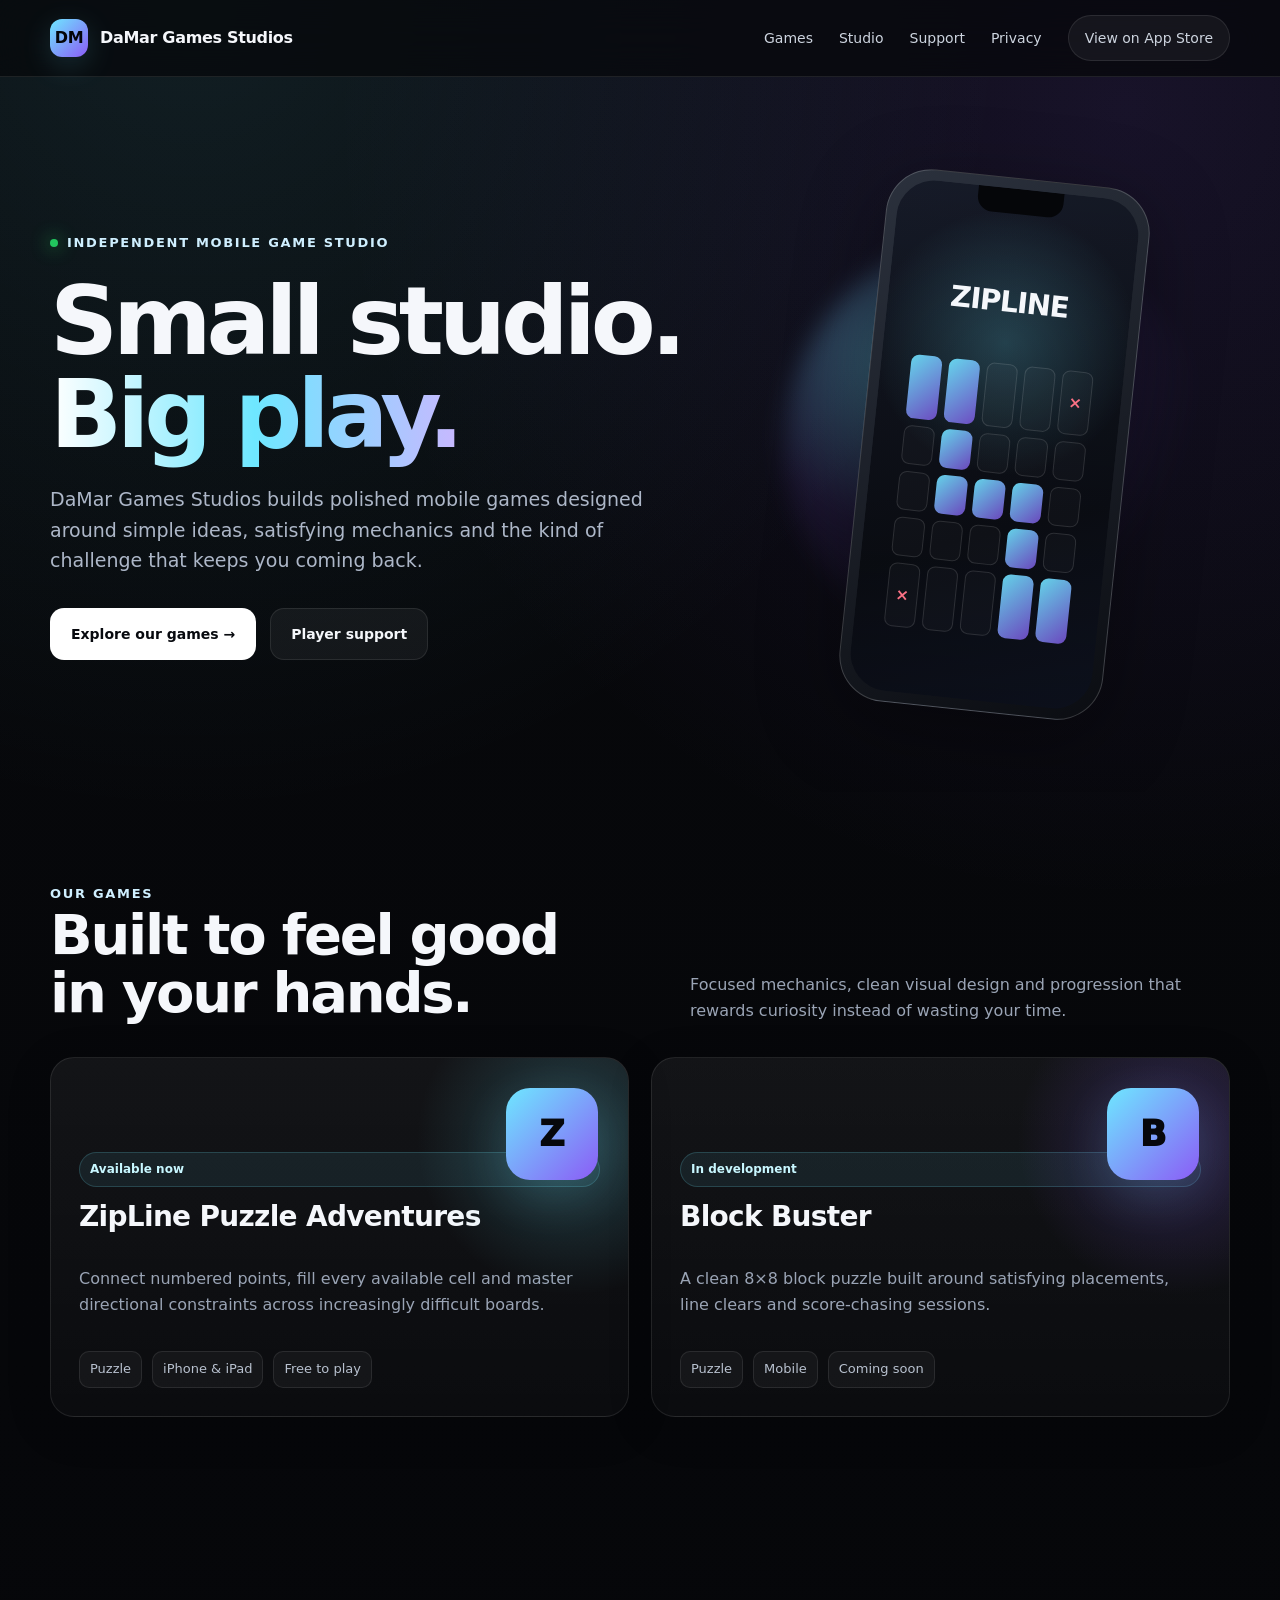
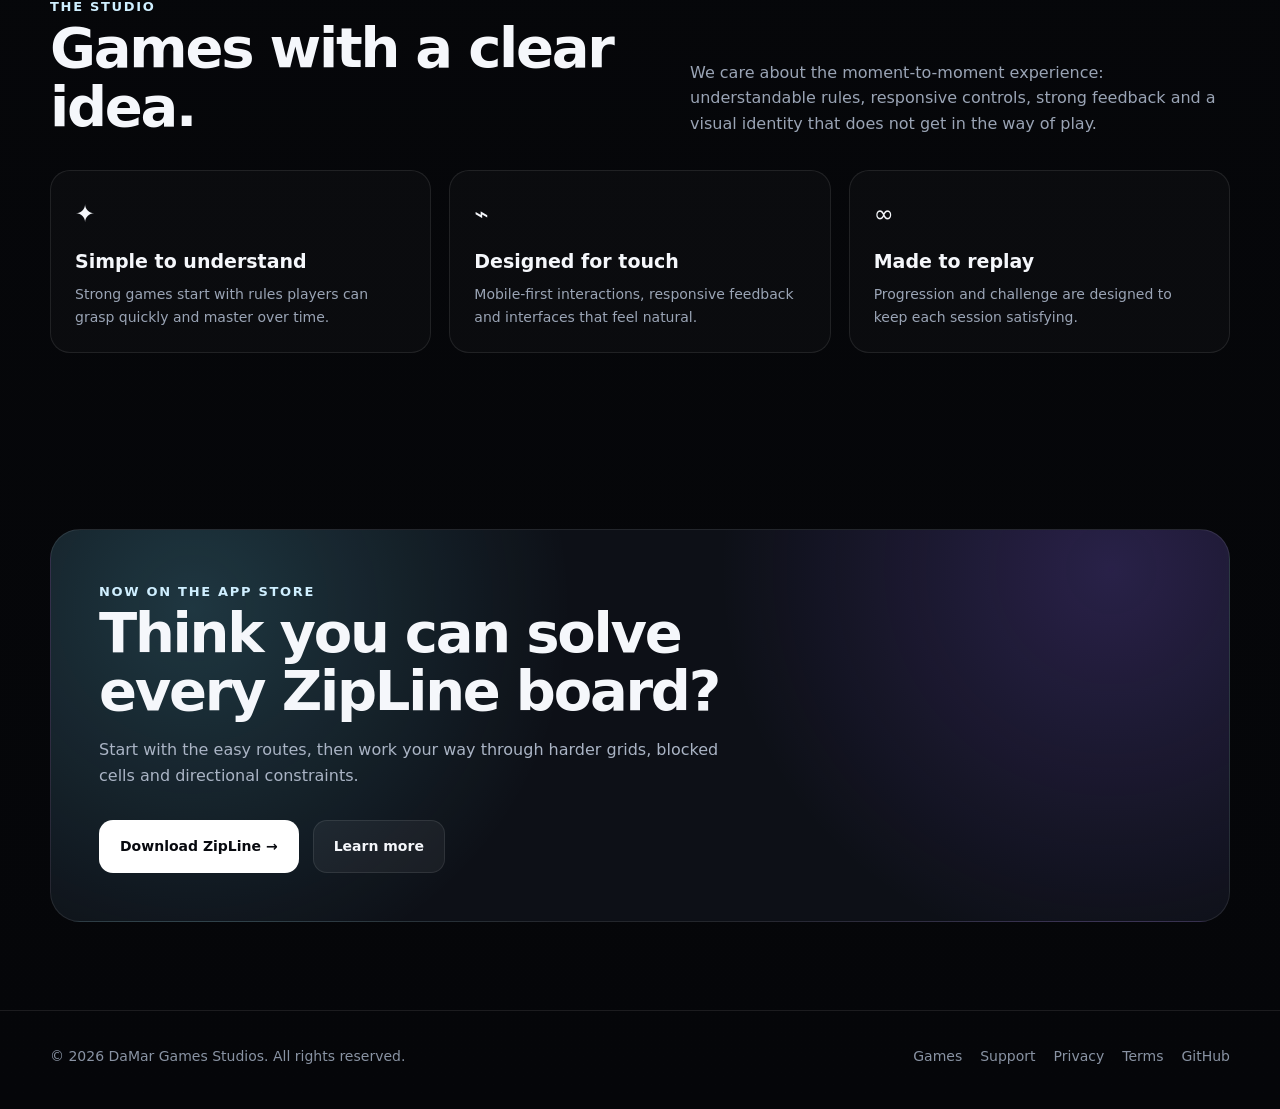
<file: index.html>
<!doctype html>
<html lang="en">
<head>
<meta charset="utf-8"><meta name="viewport" content="width=device-width,initial-scale=1">
<title>DaMar Games Studios — Mobile Games & Puzzle Experiences</title>
<meta name="description" content="DaMar Games Studios creates polished mobile games and puzzle experiences. Discover ZipLine Puzzle Adventures and upcoming releases.">
<meta property="og:title" content="DaMar Games Studios">
<meta property="og:description" content="Independent mobile game studio creating clever, polished experiences.">
<meta property="og:type" content="website">
<meta property="og:url" content="https://damargamesstudios.github.io/">
<meta name="theme-color" content="#06070a">
<link rel="icon" href="assets/img/favicon.svg" type="image/svg+xml">
<link rel="stylesheet" href="assets/css/styles.css">
</head>
<body>

<header class="nav">
  <div class="container nav-inner">
    <a class="brand" href="index.html" aria-label="DaMar Games Studios home">
      <span class="brand-mark">DM</span><span>DaMar Games Studios</span>
    </a>
    <nav class="nav-links">
      <a href="index.html#games">Games</a>
      <a href="index.html#studio">Studio</a>
      <a href="support/index.html">Support</a>
      <a href="privacy/index.html">Privacy</a>
      <a class="nav-cta" href="https://apps.apple.com/bg/app/zipline-puzzle-adventures/id6794302285">View on App Store</a>
    </nav>
    <button class="menu-btn" aria-label="Open menu">Menu</button>
  </div>
</header>
<main>
<section class="hero">
  <div class="container hero-grid">
    <div>
      <div class="eyebrow"><span class="dot"></span> Independent mobile game studio</div>
      <h1>Small studio.<br><span class="gradient-text">Big play.</span></h1>
      <p>DaMar Games Studios builds polished mobile games designed around simple ideas, satisfying mechanics and the kind of challenge that keeps you coming back.</p>
      <div class="actions">
        <a class="btn btn-primary" href="#games">Explore our games →</a>
        <a class="btn btn-secondary" href="support/index.html">Player support</a>
      </div>
    </div>
    <div class="hero-art" aria-label="ZipLine Puzzle Adventures game mockup">
      <div class="orb"></div>
      <div class="device">
        <div class="device-screen">
          <div class="notch"></div>
          <div class="game-word">ZIPLINE</div>
          <div class="puzzle">
            <div class="cell hot"></div><div class="cell hot"></div><div class="cell"></div><div class="cell"></div><div class="cell x">×</div>
            <div class="cell"></div><div class="cell hot"></div><div class="cell"></div><div class="cell"></div><div class="cell"></div>
            <div class="cell"></div><div class="cell hot"></div><div class="cell hot"></div><div class="cell hot"></div><div class="cell"></div>
            <div class="cell"></div><div class="cell"></div><div class="cell"></div><div class="cell hot"></div><div class="cell"></div>
            <div class="cell x">×</div><div class="cell"></div><div class="cell"></div><div class="cell hot"></div><div class="cell hot"></div>
          </div>
        </div>
      </div>
    </div>
  </div>
</section>

<section class="section" id="games">
  <div class="container">
    <div class="section-head">
      <div><div class="eyebrow">Our games</div><h2>Built to feel good<br>in your hands.</h2></div>
      <p>Focused mechanics, clean visual design and progression that rewards curiosity instead of wasting your time.</p>
    </div>
    <div class="cards">
      <a class="card game-card" href="games/zipline/index.html">
        <div class="game-icon">Z</div>
        <span class="badge">Available now</span>
        <h3>ZipLine Puzzle Adventures</h3>
        <p>Connect numbered points, fill every available cell and master directional constraints across increasingly difficult boards.</p>
        <div class="meta"><span>Puzzle</span><span>iPhone & iPad</span><span>Free to play</span></div>
      </a>
      <a class="card game-card purple" href="games/block-buster/index.html">
        <div class="game-icon">B</div>
        <span class="badge">In development</span>
        <h3>Block Buster</h3>
        <p>A clean 8×8 block puzzle built around satisfying placements, line clears and score-chasing sessions.</p>
        <div class="meta"><span>Puzzle</span><span>Mobile</span><span>Coming soon</span></div>
      </a>
    </div>
  </div>
</section>

<section class="section" id="studio">
  <div class="container">
    <div class="section-head">
      <div><div class="eyebrow">The studio</div><h2>Games with a clear idea.</h2></div>
      <p>We care about the moment-to-moment experience: understandable rules, responsive controls, strong feedback and a visual identity that does not get in the way of play.</p>
    </div>
    <div class="feature-grid">
      <div class="feature"><div class="feature-icon">✦</div><h3>Simple to understand</h3><p>Strong games start with rules players can grasp quickly and master over time.</p></div>
      <div class="feature"><div class="feature-icon">⌁</div><h3>Designed for touch</h3><p>Mobile-first interactions, responsive feedback and interfaces that feel natural.</p></div>
      <div class="feature"><div class="feature-icon">∞</div><h3>Made to replay</h3><p>Progression and challenge are designed to keep each session satisfying.</p></div>
    </div>
  </div>
</section>

<section class="section">
  <div class="container">
    <div class="cta">
      <div class="eyebrow">Now on the App Store</div>
      <h2>Think you can solve every ZipLine board?</h2>
      <p style="color:#aab4c5;max-width:650px">Start with the easy routes, then work your way through harder grids, blocked cells and directional constraints.</p>
      <div class="actions">
        <a class="btn btn-primary" href="https://apps.apple.com/bg/app/zipline-puzzle-adventures/id6794302285">Download ZipLine →</a>
        <a class="btn btn-secondary" href="games/zipline/index.html">Learn more</a>
      </div>
    </div>
  </div>
</section>
</main>

<footer class="footer">
  <div class="container footer-inner">
    <div>© <span data-year></span> DaMar Games Studios. All rights reserved.</div>
    <div class="footer-links">
      <a href="games/index.html">Games</a>
      <a href="support/index.html">Support</a>
      <a href="privacy/index.html">Privacy</a>
      <a href="terms/index.html">Terms</a>
      <a href="https://github.com/damargamesstudios">GitHub</a>
    </div>
  </div>
</footer>
<script src="assets/js/main.js"></script>

</body></html>
</file>
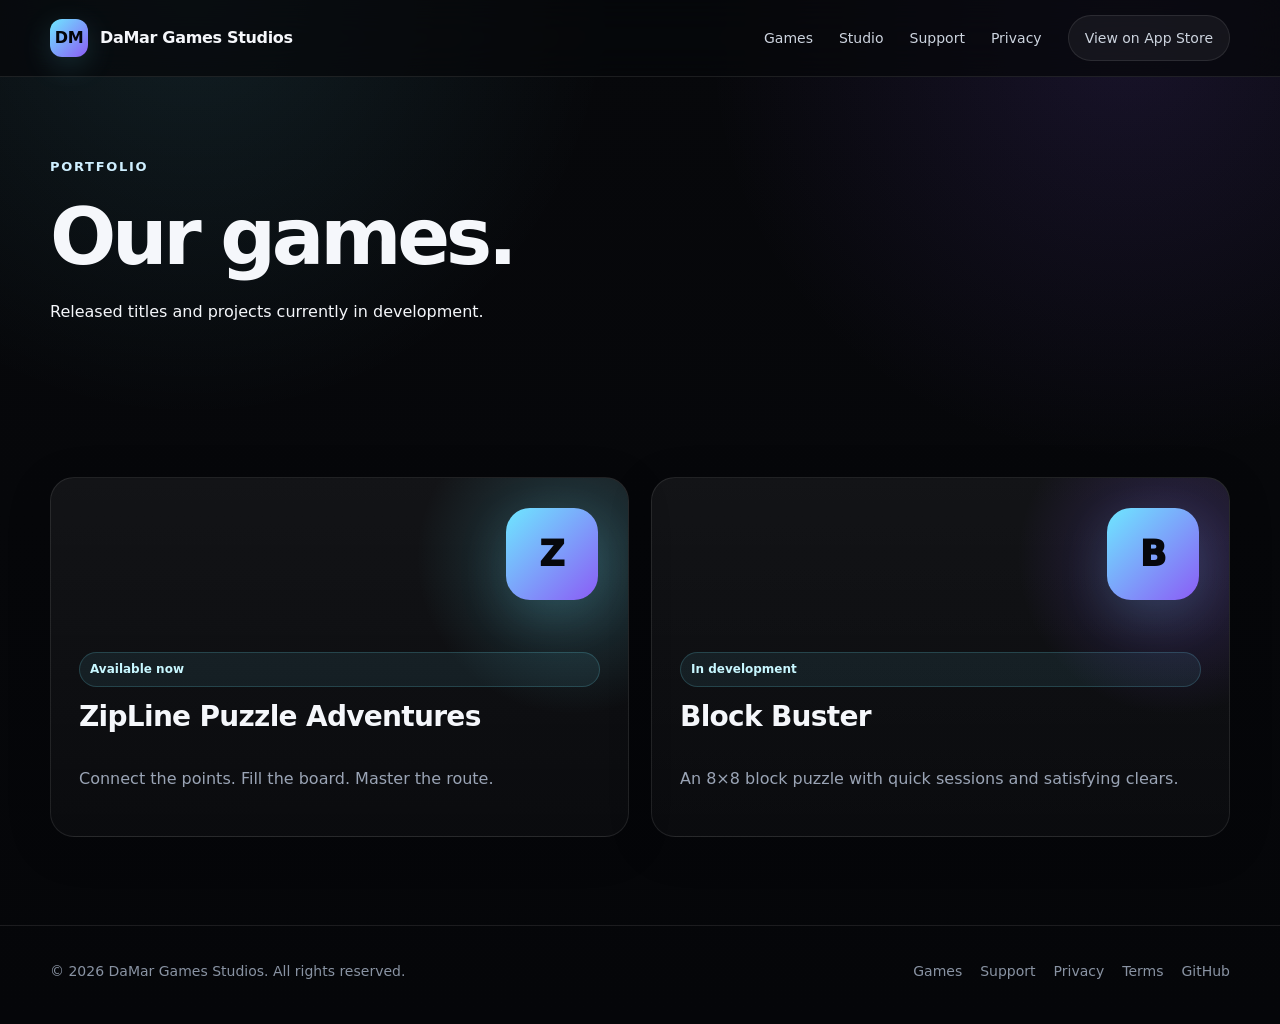
<file: games/index.html>
<!doctype html><html lang="en"><head>
<meta charset="utf-8"><meta name="viewport" content="width=device-width,initial-scale=1">
<title>Games — DaMar Games Studios</title><meta name="description" content="Explore games from DaMar Games Studios.">
<link rel="icon" href="../assets/img/favicon.svg" type="image/svg+xml"><link rel="stylesheet" href="../assets/css/styles.css">
</head><body>
<header class="nav">
  <div class="container nav-inner">
    <a class="brand" href="../index.html" aria-label="DaMar Games Studios home">
      <span class="brand-mark">DM</span><span>DaMar Games Studios</span>
    </a>
    <nav class="nav-links">
      <a href="../index.html#games">Games</a>
      <a href="../index.html#studio">Studio</a>
      <a href="../support/index.html">Support</a>
      <a href="../privacy/index.html">Privacy</a>
      <a class="nav-cta" href="https://apps.apple.com/bg/app/zipline-puzzle-adventures/id6794302285">View on App Store</a>
    </nav>
    <button class="menu-btn" aria-label="Open menu">Menu</button>
  </div>
</header>
<main><section class="page-hero"><div class="container"><div class="eyebrow">Portfolio</div><h1>Our games.</h1><p>Released titles and projects currently in development.</p></div></section>
<section class="section"><div class="container"><div class="cards">
<a class="card game-card" href="zipline/index.html"><div class="game-icon">Z</div><span class="badge">Available now</span><h3>ZipLine Puzzle Adventures</h3><p>Connect the points. Fill the board. Master the route.</p></a>
<a class="card game-card purple" href="block-buster/index.html"><div class="game-icon">B</div><span class="badge">In development</span><h3>Block Buster</h3><p>An 8×8 block puzzle with quick sessions and satisfying clears.</p></a>
</div></div></section></main>
<footer class="footer">
  <div class="container footer-inner">
    <div>© <span data-year></span> DaMar Games Studios. All rights reserved.</div>
    <div class="footer-links">
      <a href="../games/index.html">Games</a>
      <a href="../support/index.html">Support</a>
      <a href="../privacy/index.html">Privacy</a>
      <a href="../terms/index.html">Terms</a>
      <a href="https://github.com/damargamesstudios">GitHub</a>
    </div>
  </div>
</footer>
<script src="../assets/js/main.js"></script>
</body></html>
</file>
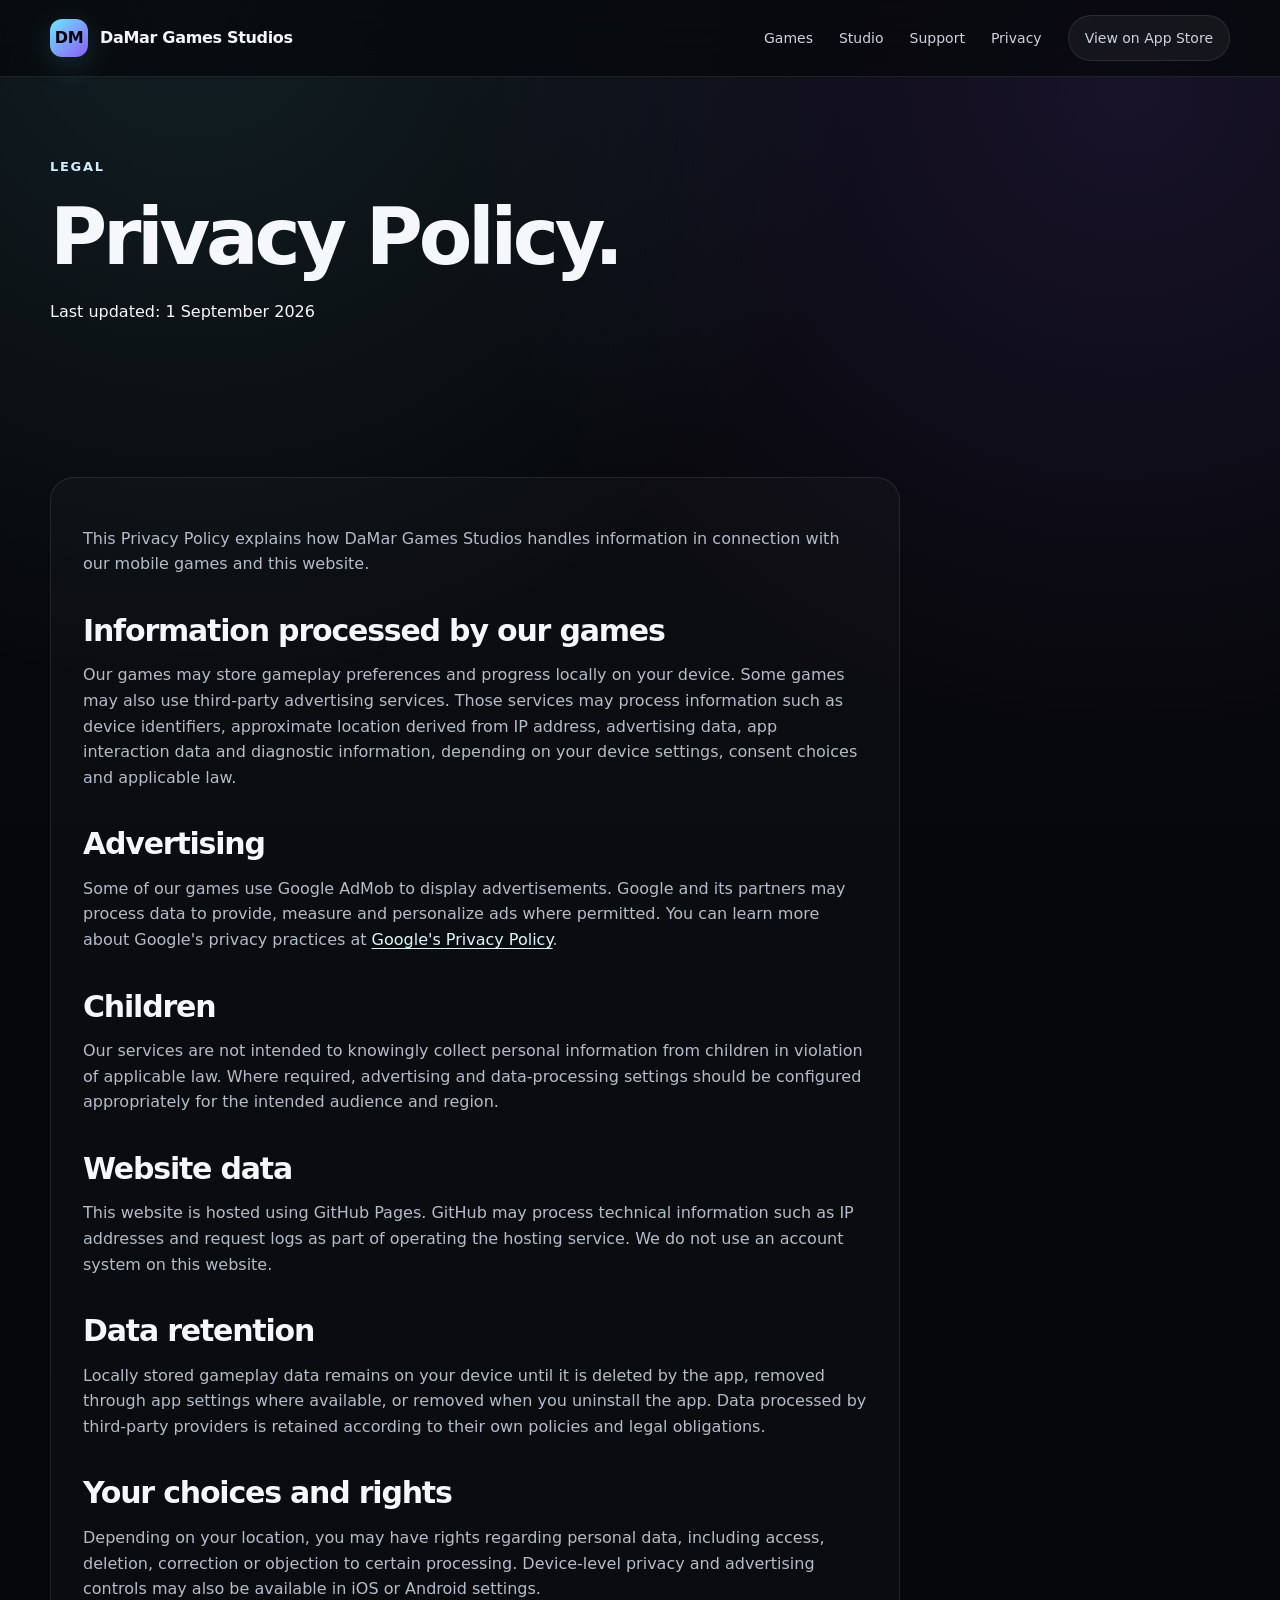
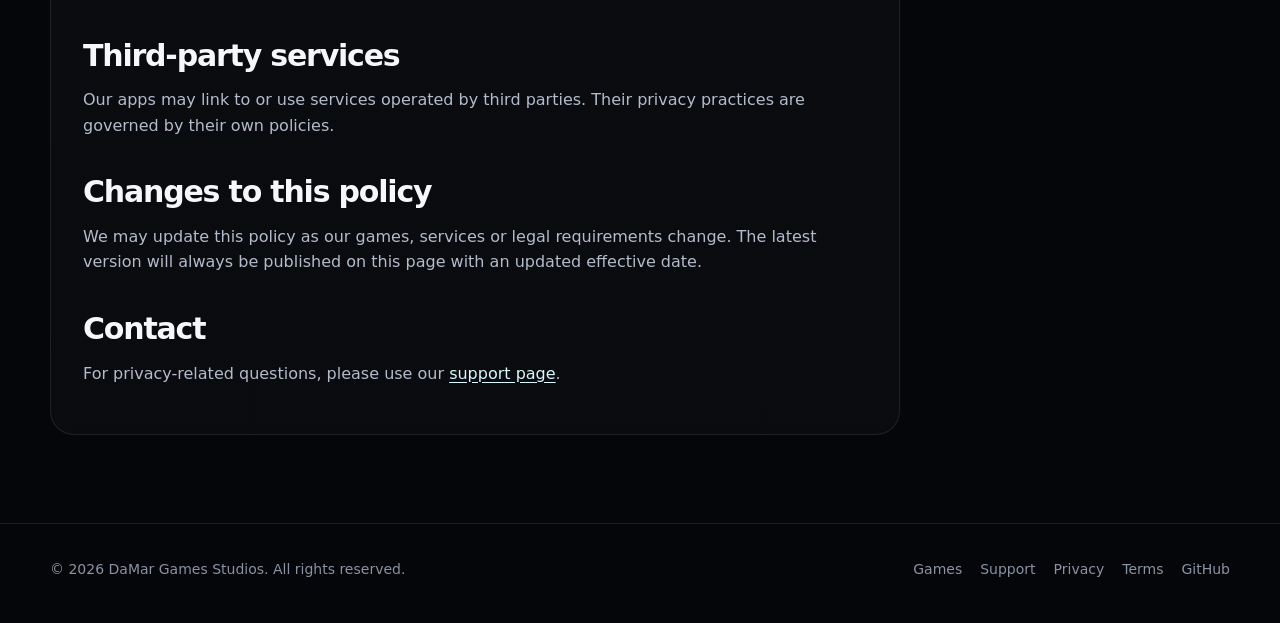
<file: privacy/index.html>
<!doctype html><html lang="en"><head>
<meta charset="utf-8"><meta name="viewport" content="width=device-width,initial-scale=1">
<title>Privacy Policy — DaMar Games Studios</title><meta name="description" content="Privacy policy for DaMar Games Studios mobile games and website.">
<link rel="icon" href="../assets/img/favicon.svg" type="image/svg+xml"><link rel="stylesheet" href="../assets/css/styles.css">
</head><body>
<header class="nav">
  <div class="container nav-inner">
    <a class="brand" href="../index.html" aria-label="DaMar Games Studios home">
      <span class="brand-mark">DM</span><span>DaMar Games Studios</span>
    </a>
    <nav class="nav-links">
      <a href="../index.html#games">Games</a>
      <a href="../index.html#studio">Studio</a>
      <a href="../support/index.html">Support</a>
      <a href="../privacy/index.html">Privacy</a>
      <a class="nav-cta" href="https://apps.apple.com/bg/app/zipline-puzzle-adventures/id6794302285">View on App Store</a>
    </nav>
    <button class="menu-btn" aria-label="Open menu">Menu</button>
  </div>
</header>
<main><section class="page-hero"><div class="container"><div class="eyebrow">Legal</div><h1>Privacy Policy.</h1><p>Last updated: 1 September 2026</p></div></section>
<section class="section"><div class="container"><div class="content-card prose">
<p>This Privacy Policy explains how DaMar Games Studios handles information in connection with our mobile games and this website.</p>
<h2>Information processed by our games</h2>
<p>Our games may store gameplay preferences and progress locally on your device. Some games may also use third-party advertising services. Those services may process information such as device identifiers, approximate location derived from IP address, advertising data, app interaction data and diagnostic information, depending on your device settings, consent choices and applicable law.</p>
<h2>Advertising</h2>
<p>Some of our games use Google AdMob to display advertisements. Google and its partners may process data to provide, measure and personalize ads where permitted. You can learn more about Google's privacy practices at <a href="https://policies.google.com/privacy">Google's Privacy Policy</a>.</p>
<h2>Children</h2>
<p>Our services are not intended to knowingly collect personal information from children in violation of applicable law. Where required, advertising and data-processing settings should be configured appropriately for the intended audience and region.</p>
<h2>Website data</h2>
<p>This website is hosted using GitHub Pages. GitHub may process technical information such as IP addresses and request logs as part of operating the hosting service. We do not use an account system on this website.</p>
<h2>Data retention</h2>
<p>Locally stored gameplay data remains on your device until it is deleted by the app, removed through app settings where available, or removed when you uninstall the app. Data processed by third-party providers is retained according to their own policies and legal obligations.</p>
<h2>Your choices and rights</h2>
<p>Depending on your location, you may have rights regarding personal data, including access, deletion, correction or objection to certain processing. Device-level privacy and advertising controls may also be available in iOS or Android settings.</p>
<h2>Third-party services</h2>
<p>Our apps may link to or use services operated by third parties. Their privacy practices are governed by their own policies.</p>
<h2>Changes to this policy</h2>
<p>We may update this policy as our games, services or legal requirements change. The latest version will always be published on this page with an updated effective date.</p>
<h2>Contact</h2>
<p>For privacy-related questions, please use our <a href="../support/index.html">support page</a>.</p>
</div></div></section></main>
<footer class="footer">
  <div class="container footer-inner">
    <div>© <span data-year></span> DaMar Games Studios. All rights reserved.</div>
    <div class="footer-links">
      <a href="../games/index.html">Games</a>
      <a href="../support/index.html">Support</a>
      <a href="../privacy/index.html">Privacy</a>
      <a href="../terms/index.html">Terms</a>
      <a href="https://github.com/damargamesstudios">GitHub</a>
    </div>
  </div>
</footer>
<script src="../assets/js/main.js"></script>
</body></html>
</file>
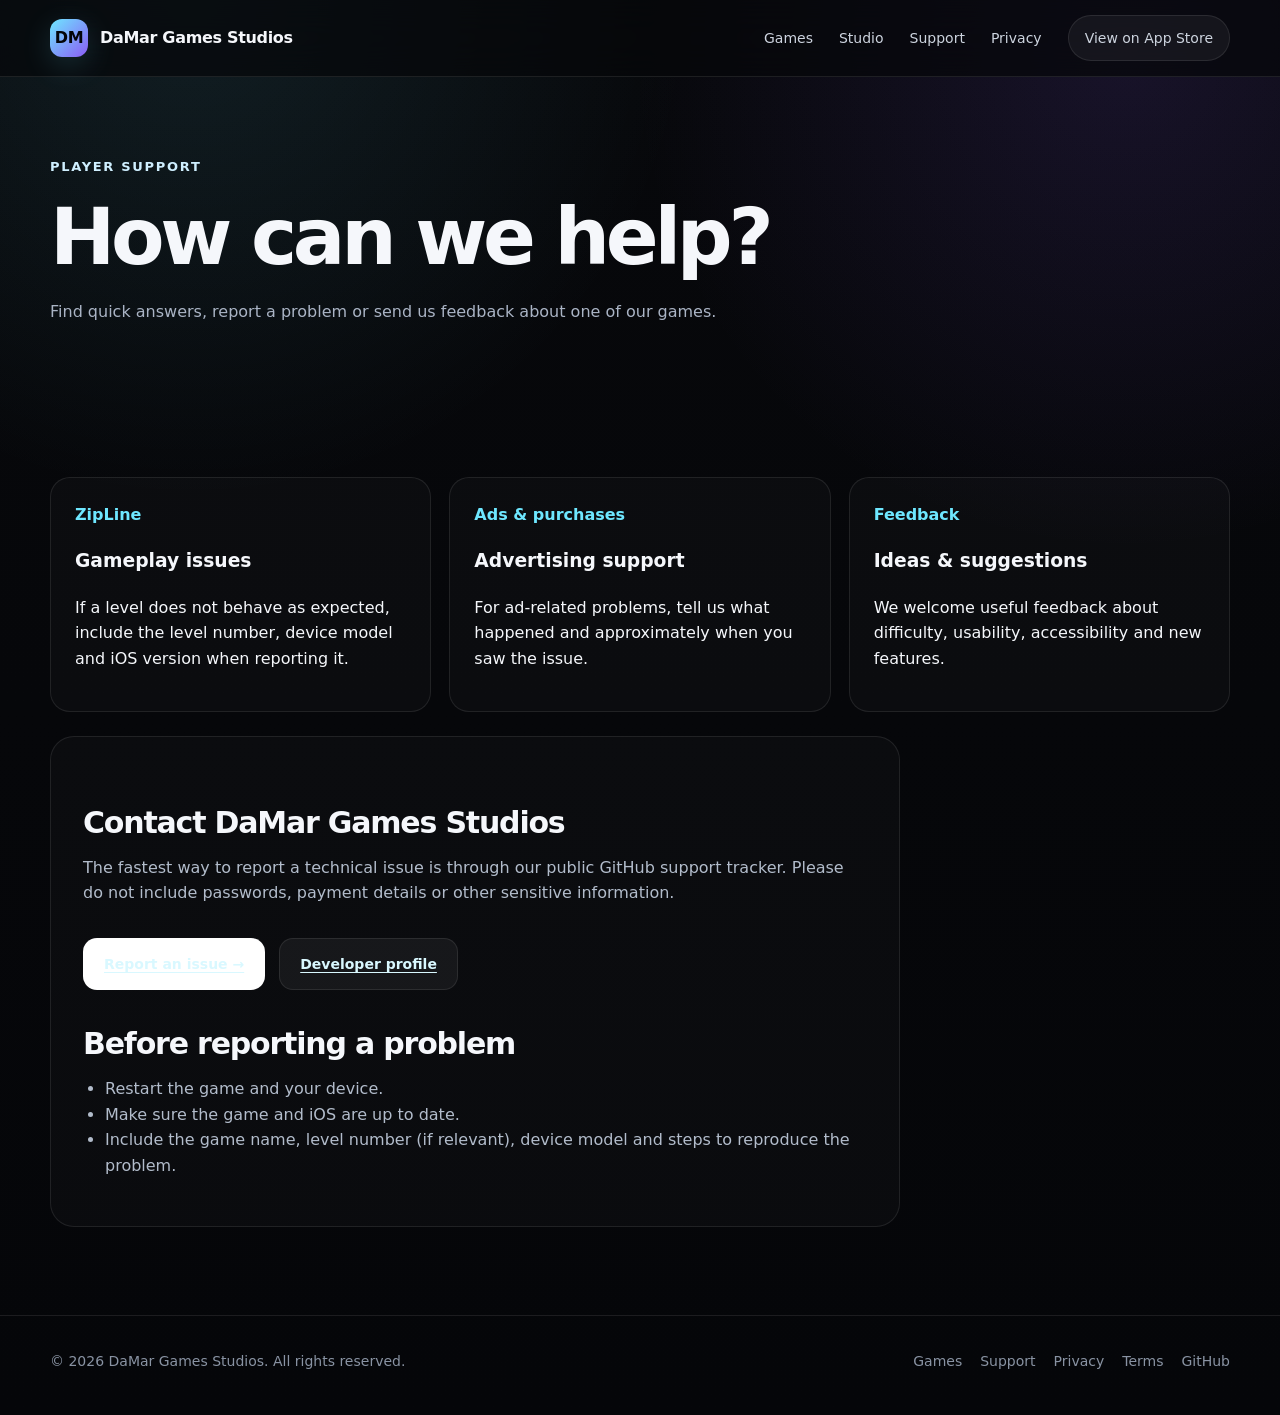
<file: support/index.html>
<!doctype html><html lang="en"><head>
<meta charset="utf-8"><meta name="viewport" content="width=device-width,initial-scale=1">
<title>Support — DaMar Games Studios</title><meta name="description" content="Player support for DaMar Games Studios games.">
<link rel="icon" href="../assets/img/favicon.svg" type="image/svg+xml"><link rel="stylesheet" href="../assets/css/styles.css">
</head><body>
<header class="nav">
  <div class="container nav-inner">
    <a class="brand" href="../index.html" aria-label="DaMar Games Studios home">
      <span class="brand-mark">DM</span><span>DaMar Games Studios</span>
    </a>
    <nav class="nav-links">
      <a href="../index.html#games">Games</a>
      <a href="../index.html#studio">Studio</a>
      <a href="../support/index.html">Support</a>
      <a href="../privacy/index.html">Privacy</a>
      <a class="nav-cta" href="https://apps.apple.com/bg/app/zipline-puzzle-adventures/id6794302285">View on App Store</a>
    </nav>
    <button class="menu-btn" aria-label="Open menu">Menu</button>
  </div>
</header>
<main><section class="page-hero"><div class="container"><div class="eyebrow">Player support</div><h1>How can we help?</h1><p style="max-width:700px;color:#aab4c5">Find quick answers, report a problem or send us feedback about one of our games.</p></div></section>
<section class="section"><div class="container"><div class="support-grid">
<div class="support-box"><div class="kicker">ZipLine</div><h3>Gameplay issues</h3><p>If a level does not behave as expected, include the level number, device model and iOS version when reporting it.</p></div>
<div class="support-box"><div class="kicker">Ads & purchases</div><h3>Advertising support</h3><p>For ad-related problems, tell us what happened and approximately when you saw the issue.</p></div>
<div class="support-box"><div class="kicker">Feedback</div><h3>Ideas & suggestions</h3><p>We welcome useful feedback about difficulty, usability, accessibility and new features.</p></div>
</div>
<div class="content-card prose" style="margin-top:24px"><h2>Contact DaMar Games Studios</h2>
<p>The fastest way to report a technical issue is through our public GitHub support tracker. Please do not include passwords, payment details or other sensitive information.</p>
<div class="actions"><a class="btn btn-primary" href="https://github.com/damargamesstudios/website/issues/new">Report an issue →</a><a class="btn btn-secondary" href="https://github.com/damargamesstudios">Developer profile</a></div>
<h2>Before reporting a problem</h2><ul><li>Restart the game and your device.</li><li>Make sure the game and iOS are up to date.</li><li>Include the game name, level number (if relevant), device model and steps to reproduce the problem.</li></ul>
</div></div></section></main>
<footer class="footer">
  <div class="container footer-inner">
    <div>© <span data-year></span> DaMar Games Studios. All rights reserved.</div>
    <div class="footer-links">
      <a href="../games/index.html">Games</a>
      <a href="../support/index.html">Support</a>
      <a href="../privacy/index.html">Privacy</a>
      <a href="../terms/index.html">Terms</a>
      <a href="https://github.com/damargamesstudios">GitHub</a>
    </div>
  </div>
</footer>
<script src="../assets/js/main.js"></script>
</body></html>
</file>
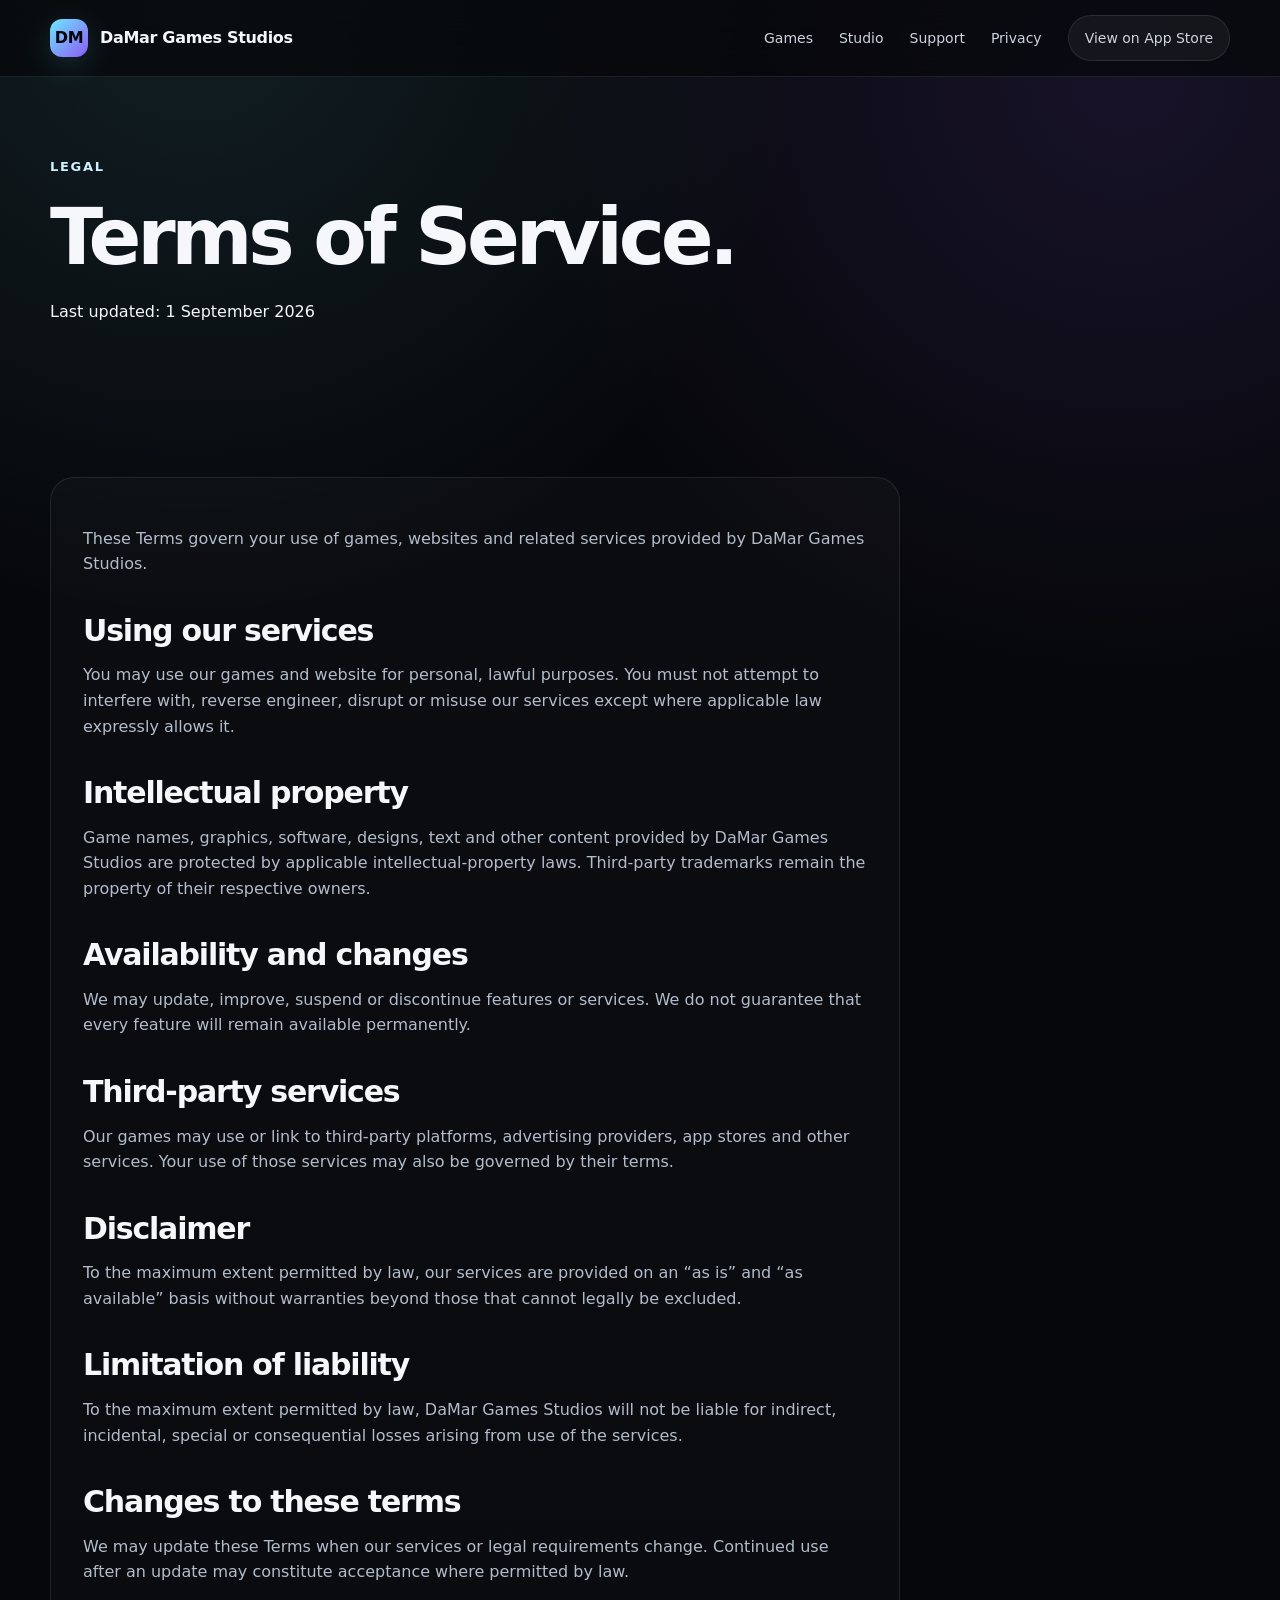
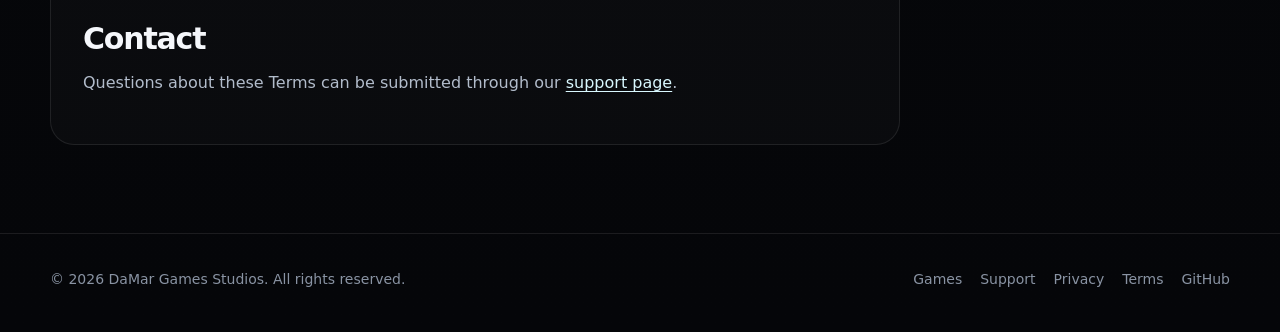
<file: terms/index.html>
<!doctype html><html lang="en"><head>
<meta charset="utf-8"><meta name="viewport" content="width=device-width,initial-scale=1">
<title>Terms of Service — DaMar Games Studios</title><meta name="description" content="Terms of Service for DaMar Games Studios games and website.">
<link rel="icon" href="../assets/img/favicon.svg" type="image/svg+xml"><link rel="stylesheet" href="../assets/css/styles.css">
</head><body>
<header class="nav">
  <div class="container nav-inner">
    <a class="brand" href="../index.html" aria-label="DaMar Games Studios home">
      <span class="brand-mark">DM</span><span>DaMar Games Studios</span>
    </a>
    <nav class="nav-links">
      <a href="../index.html#games">Games</a>
      <a href="../index.html#studio">Studio</a>
      <a href="../support/index.html">Support</a>
      <a href="../privacy/index.html">Privacy</a>
      <a class="nav-cta" href="https://apps.apple.com/bg/app/zipline-puzzle-adventures/id6794302285">View on App Store</a>
    </nav>
    <button class="menu-btn" aria-label="Open menu">Menu</button>
  </div>
</header>
<main><section class="page-hero"><div class="container"><div class="eyebrow">Legal</div><h1>Terms of Service.</h1><p>Last updated: 1 September 2026</p></div></section>
<section class="section"><div class="container"><div class="content-card prose">
<p>These Terms govern your use of games, websites and related services provided by DaMar Games Studios.</p>
<h2>Using our services</h2><p>You may use our games and website for personal, lawful purposes. You must not attempt to interfere with, reverse engineer, disrupt or misuse our services except where applicable law expressly allows it.</p>
<h2>Intellectual property</h2><p>Game names, graphics, software, designs, text and other content provided by DaMar Games Studios are protected by applicable intellectual-property laws. Third-party trademarks remain the property of their respective owners.</p>
<h2>Availability and changes</h2><p>We may update, improve, suspend or discontinue features or services. We do not guarantee that every feature will remain available permanently.</p>
<h2>Third-party services</h2><p>Our games may use or link to third-party platforms, advertising providers, app stores and other services. Your use of those services may also be governed by their terms.</p>
<h2>Disclaimer</h2><p>To the maximum extent permitted by law, our services are provided on an “as is” and “as available” basis without warranties beyond those that cannot legally be excluded.</p>
<h2>Limitation of liability</h2><p>To the maximum extent permitted by law, DaMar Games Studios will not be liable for indirect, incidental, special or consequential losses arising from use of the services.</p>
<h2>Changes to these terms</h2><p>We may update these Terms when our services or legal requirements change. Continued use after an update may constitute acceptance where permitted by law.</p>
<h2>Contact</h2><p>Questions about these Terms can be submitted through our <a href="../support/index.html">support page</a>.</p>
</div></div></section></main>
<footer class="footer">
  <div class="container footer-inner">
    <div>© <span data-year></span> DaMar Games Studios. All rights reserved.</div>
    <div class="footer-links">
      <a href="../games/index.html">Games</a>
      <a href="../support/index.html">Support</a>
      <a href="../privacy/index.html">Privacy</a>
      <a href="../terms/index.html">Terms</a>
      <a href="https://github.com/damargamesstudios">GitHub</a>
    </div>
  </div>
</footer>
<script src="../assets/js/main.js"></script>
</body></html>
</file>
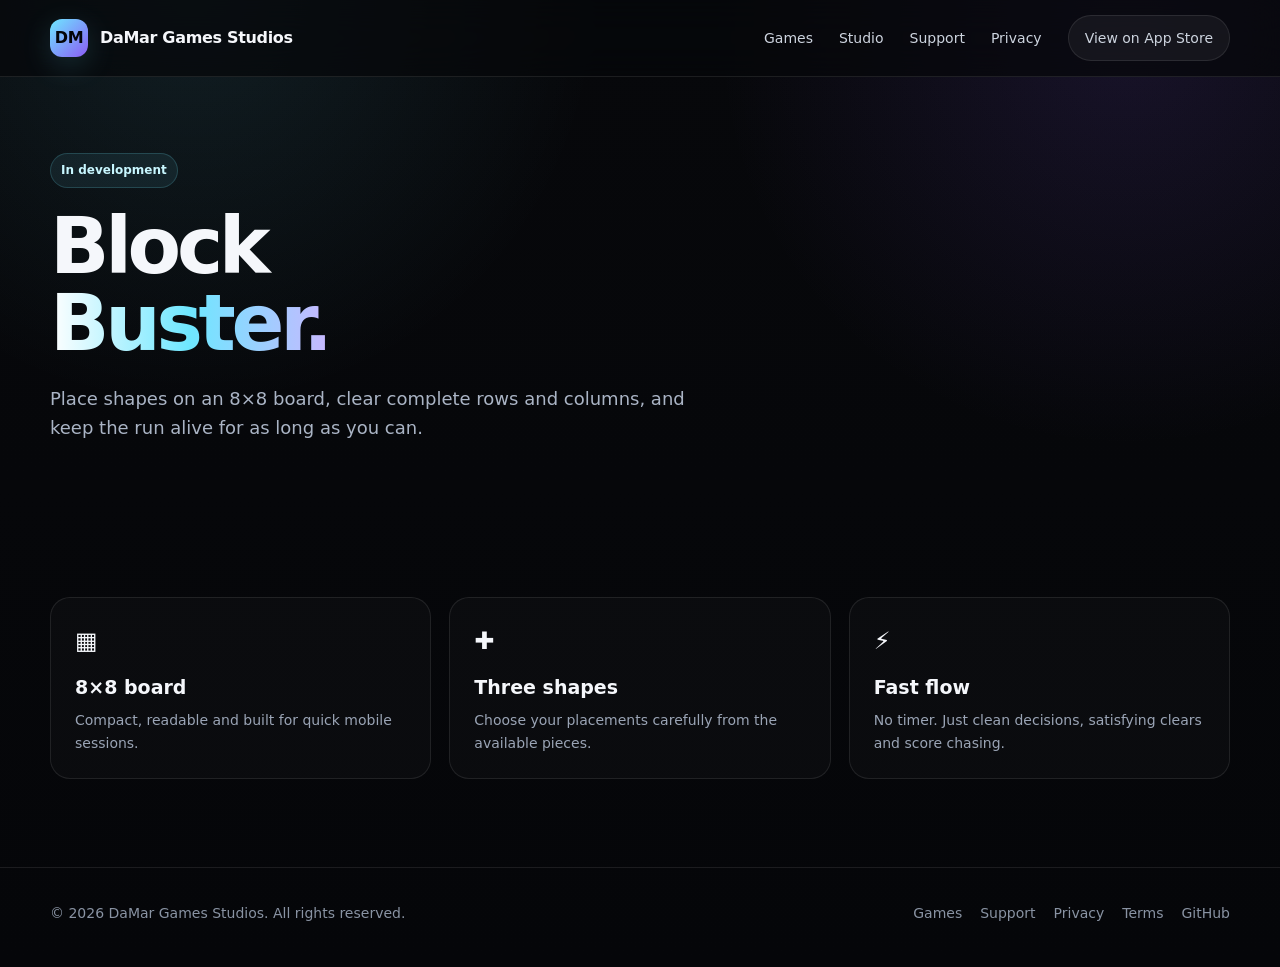
<file: games/block-buster/index.html>
<!doctype html><html lang="en"><head>
<meta charset="utf-8"><meta name="viewport" content="width=device-width,initial-scale=1">
<title>Block Buster — DaMar Games Studios</title><meta name="description" content="Block Buster is an upcoming mobile puzzle game from DaMar Games Studios.">
<link rel="icon" href="../../assets/img/favicon.svg" type="image/svg+xml"><link rel="stylesheet" href="../../assets/css/styles.css">
</head><body>
<header class="nav">
  <div class="container nav-inner">
    <a class="brand" href="../../index.html" aria-label="DaMar Games Studios home">
      <span class="brand-mark">DM</span><span>DaMar Games Studios</span>
    </a>
    <nav class="nav-links">
      <a href="../../index.html#games">Games</a>
      <a href="../../index.html#studio">Studio</a>
      <a href="../../support/index.html">Support</a>
      <a href="../../privacy/index.html">Privacy</a>
      <a class="nav-cta" href="https://apps.apple.com/bg/app/zipline-puzzle-adventures/id6794302285">View on App Store</a>
    </nav>
    <button class="menu-btn" aria-label="Open menu">Menu</button>
  </div>
</header>
<main><section class="page-hero"><div class="container"><span class="badge">In development</span><h1>Block<br><span class="gradient-text">Buster.</span></h1><p style="max-width:680px;color:#aab4c5;font-size:18px">Place shapes on an 8×8 board, clear complete rows and columns, and keep the run alive for as long as you can.</p></div></section>
<section class="section"><div class="container"><div class="feature-grid">
<div class="feature"><div class="feature-icon">▦</div><h3>8×8 board</h3><p>Compact, readable and built for quick mobile sessions.</p></div>
<div class="feature"><div class="feature-icon">✚</div><h3>Three shapes</h3><p>Choose your placements carefully from the available pieces.</p></div>
<div class="feature"><div class="feature-icon">⚡</div><h3>Fast flow</h3><p>No timer. Just clean decisions, satisfying clears and score chasing.</p></div>
</div></div></section></main>
<footer class="footer">
  <div class="container footer-inner">
    <div>© <span data-year></span> DaMar Games Studios. All rights reserved.</div>
    <div class="footer-links">
      <a href="../../games/index.html">Games</a>
      <a href="../../support/index.html">Support</a>
      <a href="../../privacy/index.html">Privacy</a>
      <a href="../../terms/index.html">Terms</a>
      <a href="https://github.com/damargamesstudios">GitHub</a>
    </div>
  </div>
</footer>
<script src="../../assets/js/main.js"></script>
</body></html>
</file>
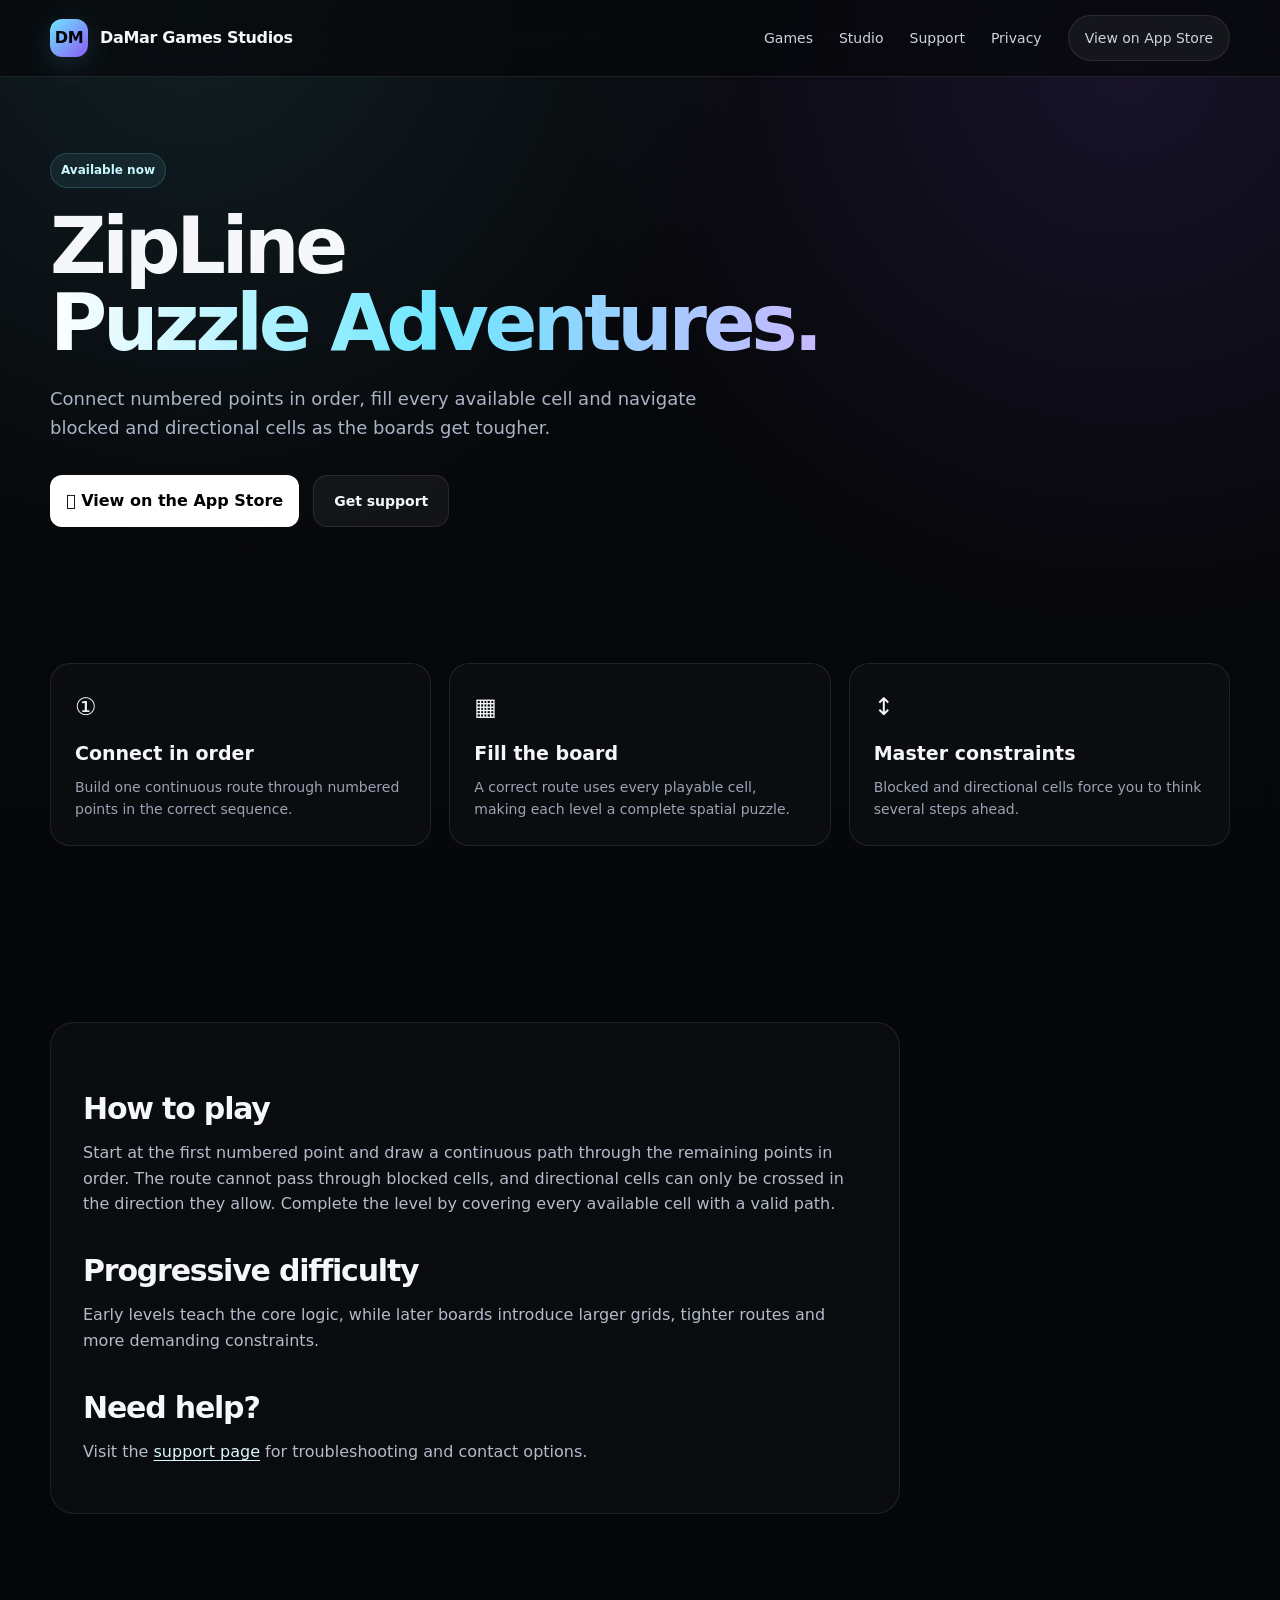
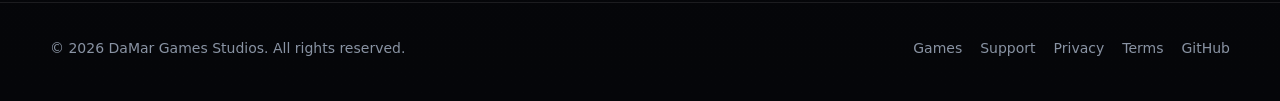
<file: games/zipline/index.html>
<!doctype html><html lang="en"><head>
<meta charset="utf-8"><meta name="viewport" content="width=device-width,initial-scale=1">
<title>ZipLine Puzzle Adventures — DaMar Games Studios</title>
<meta name="description" content="ZipLine Puzzle Adventures is a mobile puzzle game by DaMar Games Studios. Connect numbered points in order and fill the board.">
<meta property="og:title" content="ZipLine Puzzle Adventures"><meta property="og:type" content="website">
<link rel="icon" href="../../assets/img/favicon.svg" type="image/svg+xml"><link rel="stylesheet" href="../../assets/css/styles.css">
</head><body>
<header class="nav">
  <div class="container nav-inner">
    <a class="brand" href="../../index.html" aria-label="DaMar Games Studios home">
      <span class="brand-mark">DM</span><span>DaMar Games Studios</span>
    </a>
    <nav class="nav-links">
      <a href="../../index.html#games">Games</a>
      <a href="../../index.html#studio">Studio</a>
      <a href="../../support/index.html">Support</a>
      <a href="../../privacy/index.html">Privacy</a>
      <a class="nav-cta" href="https://apps.apple.com/bg/app/zipline-puzzle-adventures/id6794302285">View on App Store</a>
    </nav>
    <button class="menu-btn" aria-label="Open menu">Menu</button>
  </div>
</header>
<main>
<section class="page-hero"><div class="container"><span class="badge">Available now</span><h1>ZipLine<br><span class="gradient-text">Puzzle Adventures.</span></h1><p style="max-width:700px;color:#aab4c5;font-size:18px">Connect numbered points in order, fill every available cell and navigate blocked and directional cells as the boards get tougher.</p>
<div class="actions"><a class="store-button" href="https://apps.apple.com/bg/app/zipline-puzzle-adventures/id6794302285"> View on the App Store</a><a class="btn btn-secondary" href="../../support/index.html">Get support</a></div>
</div></section>
<section class="section"><div class="container">
<div class="feature-grid">
<div class="feature"><div class="feature-icon">①</div><h3>Connect in order</h3><p>Build one continuous route through numbered points in the correct sequence.</p></div>
<div class="feature"><div class="feature-icon">▦</div><h3>Fill the board</h3><p>A correct route uses every playable cell, making each level a complete spatial puzzle.</p></div>
<div class="feature"><div class="feature-icon">↕</div><h3>Master constraints</h3><p>Blocked and directional cells force you to think several steps ahead.</p></div>
</div></div></section>
<section class="section"><div class="container"><div class="content-card prose"><h2>How to play</h2>
<p>Start at the first numbered point and draw a continuous path through the remaining points in order. The route cannot pass through blocked cells, and directional cells can only be crossed in the direction they allow. Complete the level by covering every available cell with a valid path.</p>
<h2>Progressive difficulty</h2><p>Early levels teach the core logic, while later boards introduce larger grids, tighter routes and more demanding constraints.</p>
<h2>Need help?</h2><p>Visit the <a href="../../support/index.html">support page</a> for troubleshooting and contact options.</p>
</div></div></section>
</main>
<footer class="footer">
  <div class="container footer-inner">
    <div>© <span data-year></span> DaMar Games Studios. All rights reserved.</div>
    <div class="footer-links">
      <a href="../../games/index.html">Games</a>
      <a href="../../support/index.html">Support</a>
      <a href="../../privacy/index.html">Privacy</a>
      <a href="../../terms/index.html">Terms</a>
      <a href="https://github.com/damargamesstudios">GitHub</a>
    </div>
  </div>
</footer>
<script src="../../assets/js/main.js"></script>
</body></html>
</file>
<file: assets/css/styles.css>
:root{
  --bg:#06070a;
  --bg2:#0b0d12;
  --panel:#10131a;
  --panel2:#151923;
  --text:#f5f7fb;
  --muted:#9aa4b5;
  --line:rgba(255,255,255,.09);
  --accent:#6ee7ff;
  --accent2:#8b5cf6;
  --accent3:#22c55e;
  --shadow:0 20px 80px rgba(0,0,0,.35);
  --radius:24px;
}
*{box-sizing:border-box}
html{scroll-behavior:smooth}
body{
  margin:0;
  font-family:Inter, ui-sans-serif, system-ui, -apple-system, BlinkMacSystemFont, "Segoe UI", sans-serif;
  background:
    radial-gradient(circle at 15% 0%, rgba(110,231,255,.10), transparent 28%),
    radial-gradient(circle at 88% 4%, rgba(139,92,246,.13), transparent 28%),
    linear-gradient(180deg,#07080b 0%,#050609 100%);
  color:var(--text);
  line-height:1.6;
}
a{color:inherit;text-decoration:none}
img{max-width:100%;display:block}
.container{width:min(1180px,calc(100% - 40px));margin:auto}
.nav{
  position:sticky;top:0;z-index:50;
  backdrop-filter:blur(18px);
  background:rgba(6,7,10,.72);
  border-bottom:1px solid var(--line)
}
.nav-inner{height:76px;display:flex;align-items:center;justify-content:space-between;gap:28px}
.brand{display:flex;align-items:center;gap:12px;font-weight:800;letter-spacing:-.02em}
.brand-mark{
  width:38px;height:38px;border-radius:12px;
  display:grid;place-items:center;
  background:linear-gradient(135deg,var(--accent),var(--accent2));
  box-shadow:0 8px 30px rgba(110,231,255,.16);
  color:#04050a;font-weight:900
}
.nav-links{display:flex;align-items:center;gap:26px;color:#cdd4df;font-size:14px}
.nav-links a:hover{color:#fff}
.nav-cta{
  padding:11px 16px;border-radius:999px;border:1px solid var(--line);
  background:rgba(255,255,255,.05)
}
.menu-btn{display:none;border:1px solid var(--line);background:transparent;color:white;border-radius:12px;padding:9px 11px}
.hero{padding:100px 0 80px;position:relative;overflow:hidden}
.hero-grid{display:grid;grid-template-columns:1.15fr .85fr;gap:70px;align-items:center}
.eyebrow{display:inline-flex;align-items:center;gap:9px;color:#cfefff;font-size:13px;font-weight:700;text-transform:uppercase;letter-spacing:.13em}
.dot{width:8px;height:8px;border-radius:50%;background:var(--accent3);box-shadow:0 0 18px var(--accent3)}
h1{font-size:clamp(50px,7.4vw,96px);line-height:.98;letter-spacing:-.055em;margin:20px 0 24px}
.gradient-text{background:linear-gradient(90deg,#fff,var(--accent),#c8b8ff);-webkit-background-clip:text;background-clip:text;color:transparent}
.hero p{font-size:19px;color:#adb7c8;max-width:650px}
.actions{display:flex;flex-wrap:wrap;gap:14px;margin-top:32px}
.btn{
  display:inline-flex;align-items:center;justify-content:center;gap:9px;
  padding:14px 20px;border-radius:14px;font-weight:750;font-size:14px;
  border:1px solid var(--line);transition:.25s transform,.25s background
}
.btn:hover{transform:translateY(-2px)}
.btn-primary{background:#fff;color:#080a0f}
.btn-secondary{background:rgba(255,255,255,.05)}
.hero-art{
  position:relative;min-height:480px;
  display:grid;place-items:center
}
.orb{
  position:absolute;width:420px;height:420px;border-radius:50%;
  background:radial-gradient(circle at 30% 30%,rgba(110,231,255,.6),rgba(139,92,246,.17) 40%,transparent 70%);
  filter:blur(12px);opacity:.65
}
.device{
  position:relative;width:265px;height:535px;border-radius:46px;padding:10px;
  background:linear-gradient(150deg,#2b313d,#0b0d12);
  border:1px solid rgba(255,255,255,.18);box-shadow:var(--shadow);
  transform:rotate(6deg)
}
.device-screen{
  height:100%;border-radius:38px;overflow:hidden;position:relative;
  background:
    linear-gradient(180deg,rgba(0,0,0,.05),rgba(0,0,0,.35)),
    radial-gradient(circle at 50% 30%,rgba(110,231,255,.25),transparent 35%),
    linear-gradient(160deg,#171c2a,#0d1018 65%,#12182a)
}
.notch{width:86px;height:25px;border-radius:0 0 15px 15px;background:#050609;margin:auto}
.game-word{position:absolute;top:90px;left:0;right:0;text-align:center;font-weight:900;font-size:29px;letter-spacing:-.04em}
.puzzle{
  position:absolute;inset:175px 30px 65px;
  display:grid;grid-template-columns:repeat(5,1fr);gap:7px
}
.cell{border:1px solid rgba(255,255,255,.12);border-radius:8px;background:rgba(255,255,255,.025)}
.cell.hot{background:linear-gradient(135deg,rgba(110,231,255,.9),rgba(139,92,246,.75));border:none}
.cell.x{display:grid;place-items:center;color:#fb7185;font-weight:900}
.section{padding:88px 0}
.section-head{display:flex;align-items:flex-end;justify-content:space-between;gap:30px;margin-bottom:34px}
.section h2{font-size:clamp(34px,5vw,56px);letter-spacing:-.04em;line-height:1.05;margin:0}
.section-head p{color:var(--muted);max-width:540px;margin:0}
.cards{display:grid;grid-template-columns:repeat(2,1fr);gap:22px}
.card{
  position:relative;overflow:hidden;
  background:linear-gradient(180deg,rgba(255,255,255,.055),rgba(255,255,255,.025));
  border:1px solid var(--line);border-radius:var(--radius);padding:28px;box-shadow:0 10px 45px rgba(0,0,0,.16)
}
.card h3{font-size:28px;letter-spacing:-.025em;margin:8px 0 10px}
.card p{color:var(--muted)}
.badge{display:inline-flex;padding:7px 10px;border-radius:999px;background:rgba(110,231,255,.08);border:1px solid rgba(110,231,255,.18);font-size:12px;color:#c8f7ff;font-weight:700}
.game-card{min-height:360px;display:flex;flex-direction:column;justify-content:flex-end}
.game-card:before{
  content:"";position:absolute;inset:-25% -20% auto auto;width:340px;height:340px;border-radius:50%;
  background:radial-gradient(circle,rgba(110,231,255,.22),transparent 65%)
}
.game-card.purple:before{background:radial-gradient(circle,rgba(139,92,246,.25),transparent 65%)}
.game-icon{
  position:absolute;right:30px;top:30px;width:92px;height:92px;border-radius:24px;
  display:grid;place-items:center;font-size:35px;font-weight:950;
  background:linear-gradient(135deg,#6ee7ff,#8b5cf6);color:#07080c;box-shadow:0 16px 50px rgba(110,231,255,.16)
}
.meta{display:flex;gap:10px;flex-wrap:wrap;color:#b8c1cf;font-size:13px;margin-top:18px}
.meta span{padding:7px 10px;border-radius:10px;background:rgba(255,255,255,.04);border:1px solid var(--line)}
.feature-grid{display:grid;grid-template-columns:repeat(3,1fr);gap:18px}
.feature{padding:24px;border:1px solid var(--line);border-radius:20px;background:rgba(255,255,255,.025)}
.feature-icon{font-size:24px;margin-bottom:12px}
.feature h3{margin:0 0 7px;font-size:19px}
.feature p{margin:0;color:var(--muted);font-size:14px}
.cta{
  border-radius:30px;padding:48px;
  background:
    radial-gradient(circle at 12% 20%,rgba(110,231,255,.18),transparent 35%),
    radial-gradient(circle at 90% 10%,rgba(139,92,246,.22),transparent 35%),
    #0d1017;
  border:1px solid var(--line)
}
.cta h2{max-width:760px}
.footer{padding:34px 0 42px;border-top:1px solid var(--line);color:#8993a3;font-size:14px}
.footer-inner{display:flex;justify-content:space-between;gap:30px;flex-wrap:wrap}
.footer-links{display:flex;gap:18px;flex-wrap:wrap}
.page-hero{padding:76px 0 48px}
.page-hero h1{font-size:clamp(46px,7vw,78px);max-width:900px}
.content-card{border:1px solid var(--line);background:rgba(255,255,255,.025);border-radius:24px;padding:32px}
.prose{max-width:850px}
.prose h2{font-size:30px;margin:38px 0 10px}
.prose h3{font-size:21px;margin:28px 0 8px}
.prose p,.prose li{color:#b2bccb}
.prose a{color:#d9f8ff;text-decoration:underline;text-underline-offset:3px}
.prose ul{padding-left:22px}
.support-grid{display:grid;grid-template-columns:repeat(3,1fr);gap:18px}
.support-box{padding:24px;border:1px solid var(--line);border-radius:20px;background:rgba(255,255,255,.025)}
.kicker{color:var(--accent);font-weight:750}
.store-button{display:inline-flex;align-items:center;gap:10px;padding:12px 16px;border-radius:12px;background:#fff;color:#000;font-weight:800}
.code-note{font-family:ui-monospace,SFMono-Regular,Menlo,monospace;font-size:13px;color:#dbeafe;background:#0b1220;border:1px solid #1f2b3d;border-radius:12px;padding:14px;overflow:auto}
@media(max-width:900px){
  .hero-grid,.cards{grid-template-columns:1fr}
  .hero-art{min-height:430px}
  .feature-grid,.support-grid{grid-template-columns:1fr}
  .nav-links{display:none;position:absolute;left:20px;right:20px;top:68px;padding:18px;border:1px solid var(--line);border-radius:18px;background:#0b0d12;flex-direction:column;align-items:flex-start}
  .nav-links.open{display:flex}
  .menu-btn{display:block}
}
@media(max-width:600px){
  .container{width:min(100% - 28px,1180px)}
  .hero{padding-top:68px}
  .hero p{font-size:17px}
  .device{width:230px;height:466px}
  .cta{padding:30px}
  .section{padding:66px 0}
}
</file>
